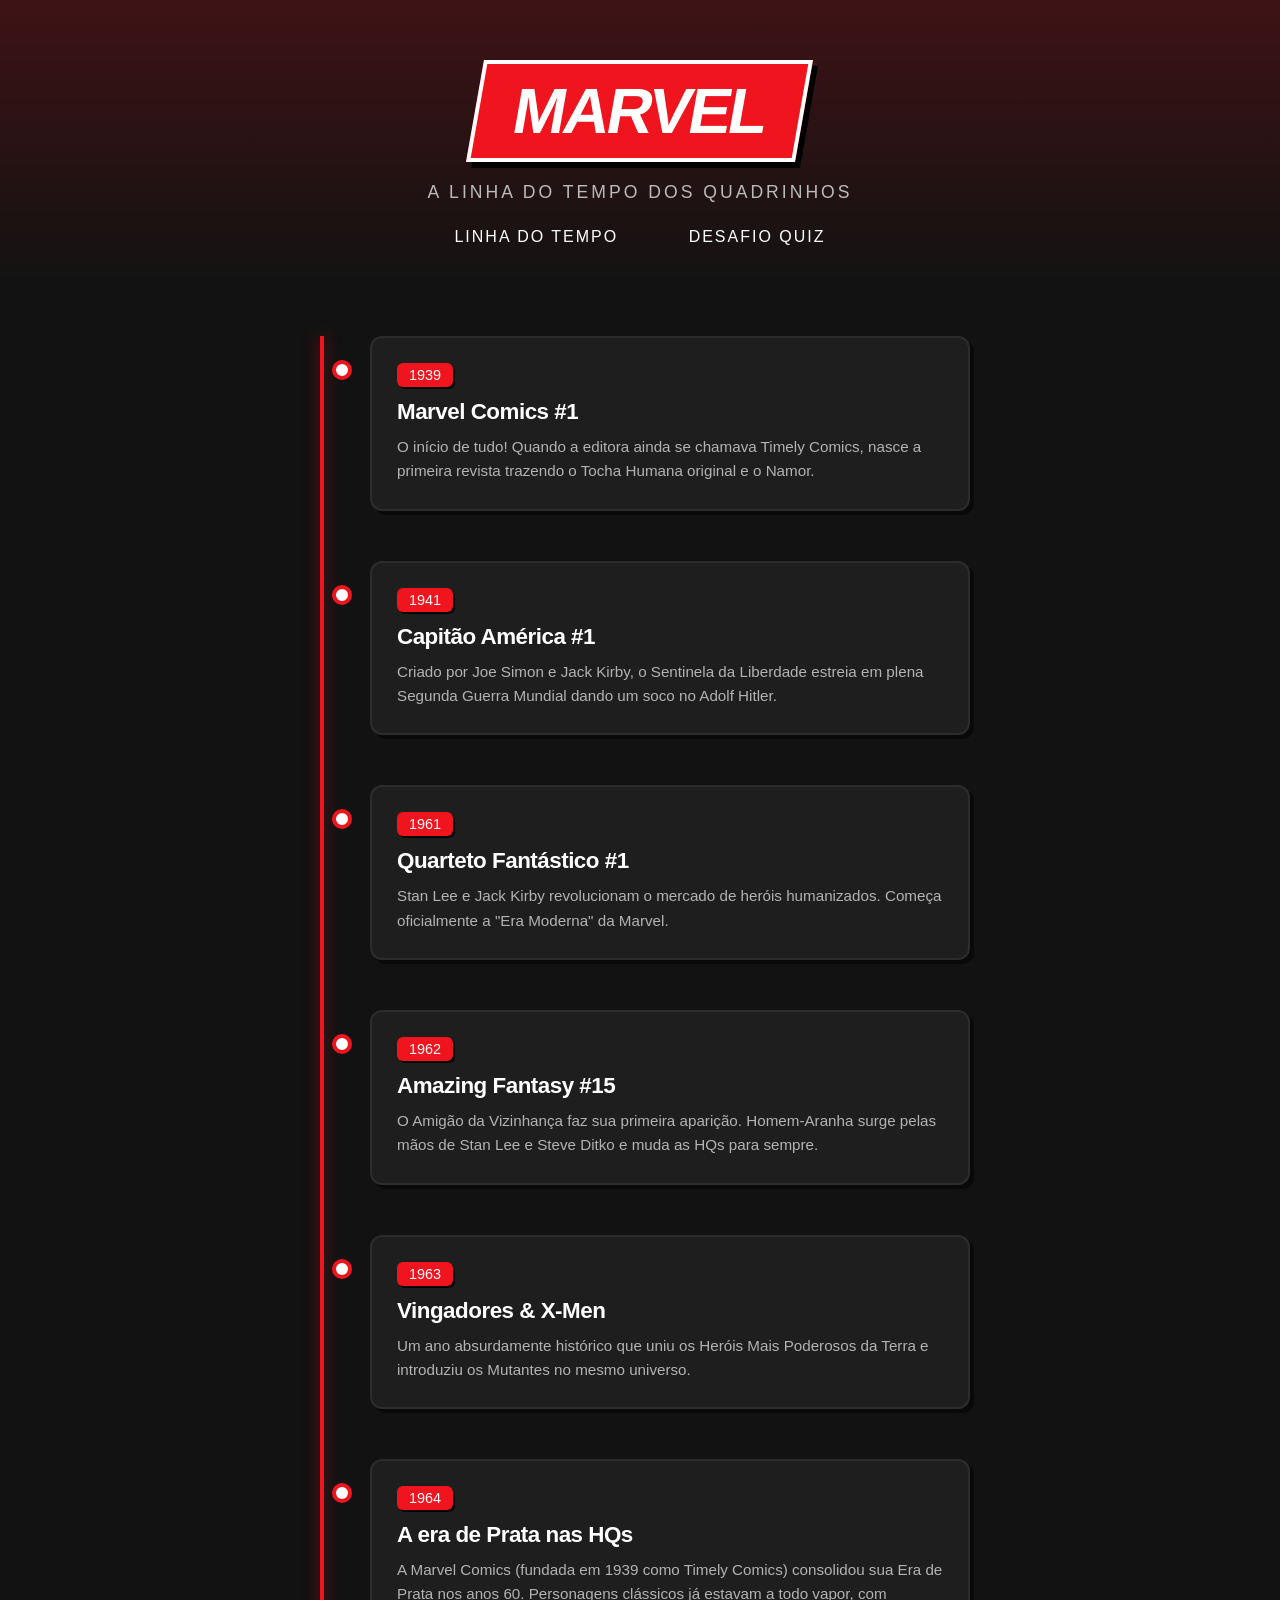
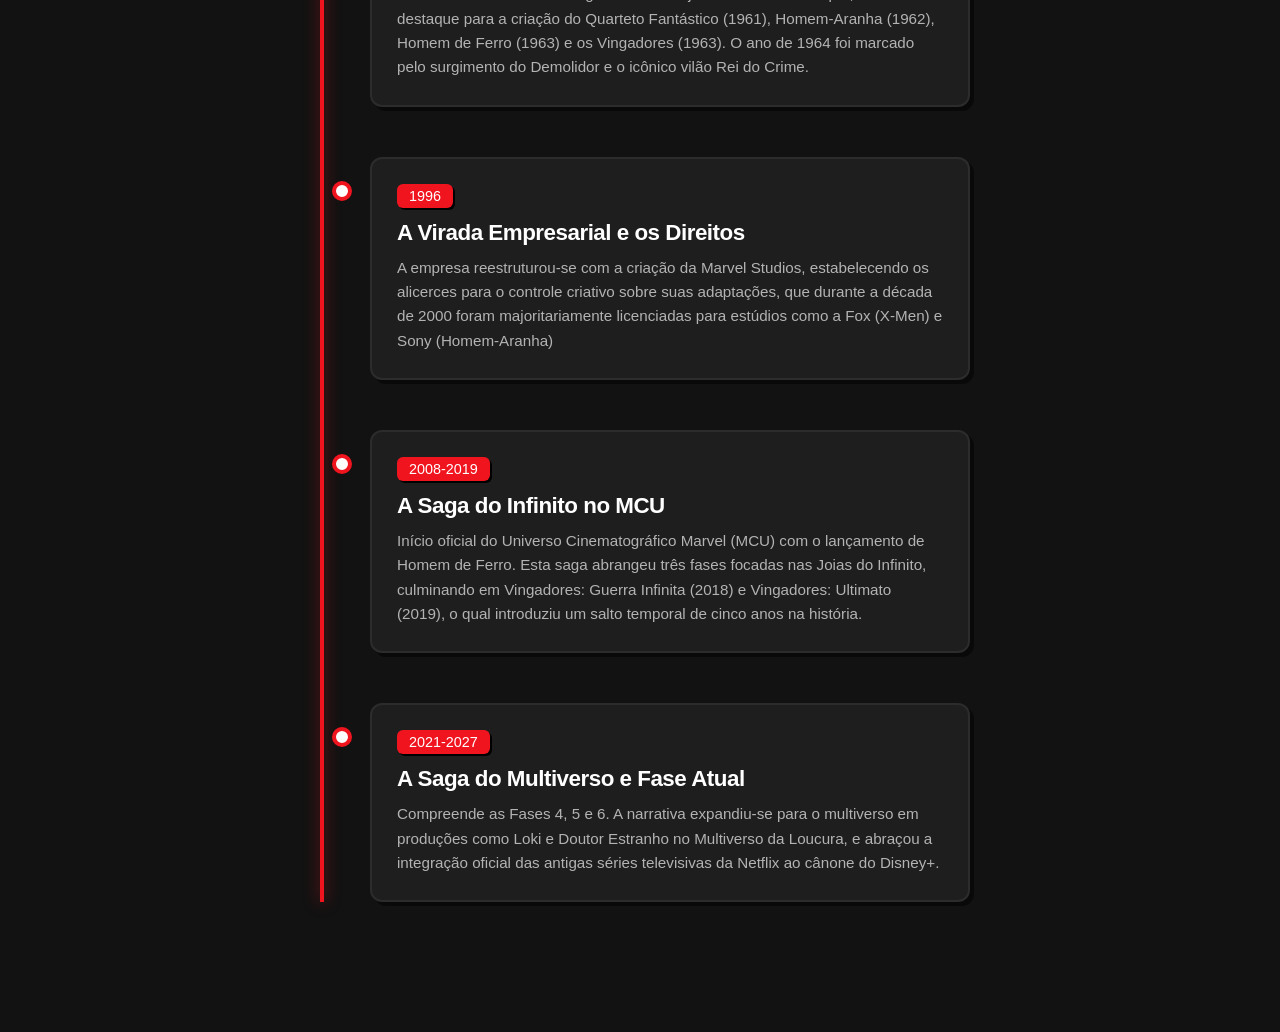
<file: index.html>
<!DOCTYPE html>
<html lang="pt-BR">
<head>
    <meta charset="UTF-8">
    <meta name="viewport" content="width=device-width, initial-scale=1.0">
    <title>Marvel - Linha do Tempo</title>
    <link rel="stylesheet" href="style.css">
</head>
<body>

    <header>
        <h1>MARVEL</h1>
        <p>A Linha do Tempo dos Quadrinhos</p>
        
        <nav class="nav-menu">
            <a href="index.html">Linha do Tempo</a>
            <a href="quiz.html">Desafio Quiz</a>
        </nav>
    </header>

    <main class="timeline-container">
        <div class="timeline-line"></div>

        <div class="timeline-item">
            <div class="timeline-dot"></div>
            <div class="timeline-content">
                <span class="year">1939</span>
                <h3>Marvel Comics #1</h3>
                <p>O início de tudo! Quando a editora ainda se chamava Timely Comics, nasce a primeira revista trazendo o Tocha Humana original e o Namor.</p>
            </div>
        </div>

        <div class="timeline-item">
            <div class="timeline-dot"></div>
            <div class="timeline-content">
                <span class="year">1941</span>
                <h3>Capitão América #1</h3>
                <p>Criado por Joe Simon e Jack Kirby, o Sentinela da Liberdade estreia em plena Segunda Guerra Mundial dando um soco no Adolf Hitler.</p>
            </div>
        </div>

        <div class="timeline-item">
            <div class="timeline-dot"></div>
            <div class="timeline-content">
                <span class="year">1961</span>
                <h3>Quarteto Fantástico #1</h3>
                <p>Stan Lee e Jack Kirby revolucionam o mercado de heróis humanizados. Começa oficialmente a "Era Moderna" da Marvel.</p>
            </div>
        </div>

        <div class="timeline-item">
            <div class="timeline-dot"></div>
            <div class="timeline-content">
                <span class="year">1962</span>
                <h3>Amazing Fantasy #15</h3>
                <p>O Amigão da Vizinhança faz sua primeira aparição. Homem-Aranha surge pelas mãos de Stan Lee e Steve Ditko e muda as HQs para sempre.</p>
            </div>
        </div>

        <div class="timeline-item">
            <div class="timeline-dot"></div>
            <div class="timeline-content">
                <span class="year">1963</span>
                <h3>Vingadores & X-Men</h3>
                <p>Um ano absurdamente histórico que uniu os Heróis Mais Poderosos da Terra e introduziu os Mutantes no mesmo universo.</p>
            </div>
        </div>
        
        <div class="timeline-item">
            <div class="timeline-dot"></div>
            <div class="timeline-content">
                <span class="year">1964</span>
                <h3>A era de Prata nas HQs</h3>
                <p>A Marvel Comics (fundada em 1939 como Timely Comics) consolidou sua Era de Prata nos anos 60. Personagens clássicos já estavam a todo vapor, com destaque para a criação do Quarteto Fantástico (1961), Homem-Aranha (1962), Homem de Ferro (1963) e os Vingadores (1963). O ano de 1964 foi marcado pelo surgimento do Demolidor e o icônico vilão Rei do Crime.</p>
            </div>
        </div>

        <div class="timeline-item">
            <div class="timeline-dot"></div>
            <div class="timeline-content">
                <span class="year">1996</span>
                <h3> A Virada Empresarial e os Direitos</h3>
                <p>A empresa reestruturou-se com a criação da Marvel Studios, estabelecendo os alicerces para o controle criativo sobre suas adaptações, que durante a década de 2000 foram majoritariamente licenciadas para estúdios como a Fox (X-Men) e Sony (Homem-Aranha)</p>
            </div>
        </div>

         <div class="timeline-item">
            <div class="timeline-dot"></div>
            <div class="timeline-content">
                <span class="year">2008-2019</span>   
                <h3>A Saga do Infinito no MCU</h3>
                <p>Início oficial do Universo Cinematográfico Marvel (MCU) com o lançamento de Homem de Ferro. Esta saga abrangeu três fases focadas nas Joias do Infinito, culminando em Vingadores: Guerra Infinita (2018) e Vingadores: Ultimato (2019), o qual introduziu um salto temporal de cinco anos na história.</p>
            </div>
        </div>

       <div class="timeline-item">
            <div class="timeline-dot"></div>
            <div class="timeline-content">
                <span class="year">2021-2027</span>
                <h3>A Saga do Multiverso e Fase Atual</h3>
                <p>Compreende as Fases 4, 5 e 6. A narrativa expandiu-se para o multiverso em produções como Loki e Doutor Estranho no Multiverso da Loucura, e abraçou a integração oficial das antigas séries televisivas da Netflix ao cânone do Disney+.</p>
            </div>
        </div>
    </main>

</body>
</html>
</file>
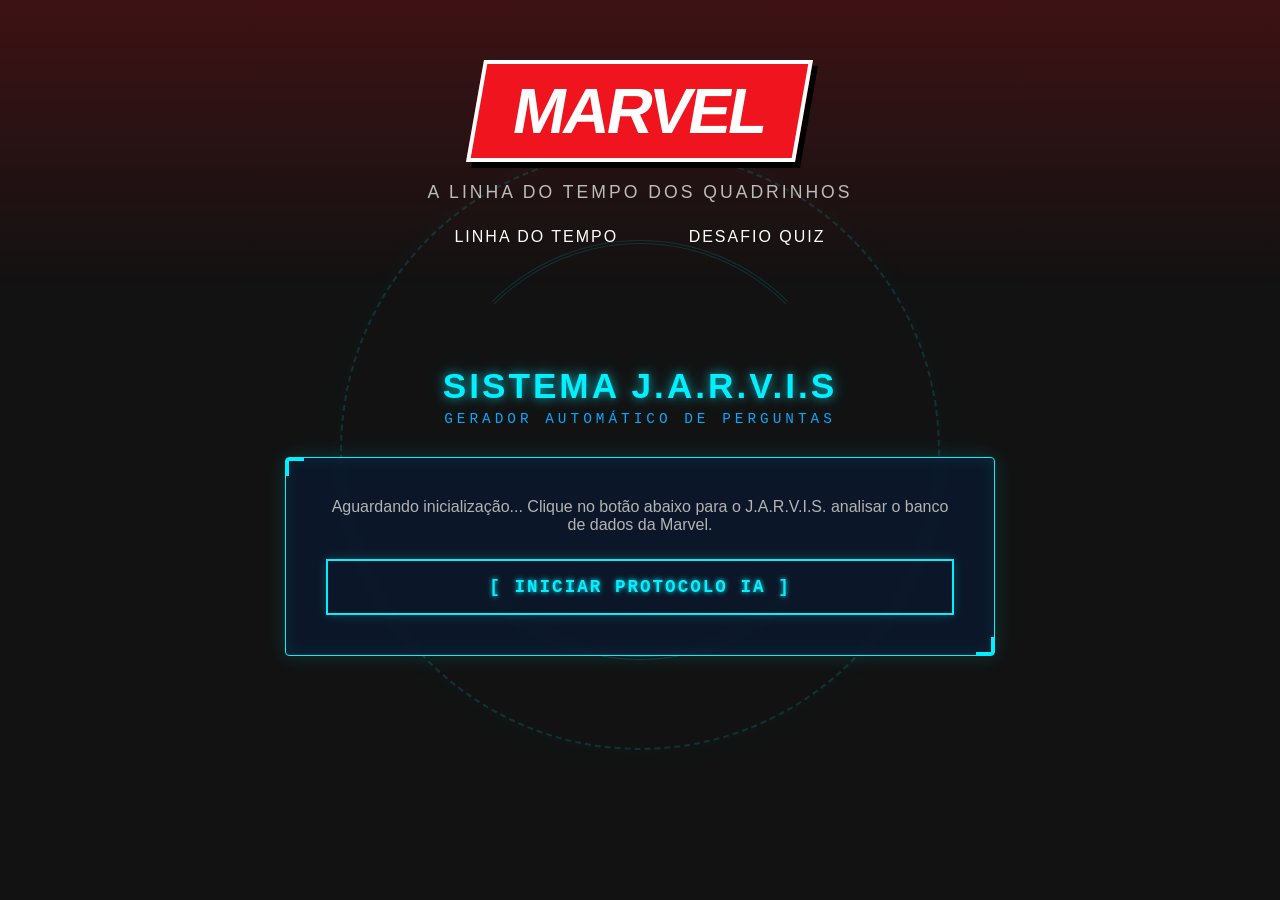
<file: quiz.html>
<!DOCTYPE html>
<html lang="pt-BR">
<head>
    <meta charset="UTF-8">
    <meta name="viewport" content="width=device-width, initial-scale=1.0">
    <title>Marvel - Quiz</title>
    <link rel="stylesheet" href="style.css">
</head>
<body>

    <div class="jarvis-bg"></div>

    <header>
        <h1>MARVEL</h1>
        <p>A Linha do Tempo dos Quadrinhos</p>
        
        <nav class="nav-menu">
            <a href="index.html">Linha do Tempo</a>
            <a href="quiz.html">Desafio Quiz</a>
        </nav>
    </header>

    <section class="quiz-container">
        <h2>SISTEMA J.A.R.V.I.S</h2>
        <p class="quiz-subtitle">Gerador automático de perguntas</p>

        <div class="quiz-card">
            
            <div id="quiz-box">
                <p style="text-align: center; color: #b3b3b3; font-family: 'Arial', sans-serif;">
                    Aguardando inicialização... Clique no botão abaixo para o J.A.R.V.I.S. analisar o banco de dados da Marvel.
                </p>
            </div> <button id="btn-ia" onclick="gerarPerguntaIA()">
                [ INICIAR PROTOCOLO IA ]
            </button>
            
        </div> </section>

    <script src="script.js"></script>
</body>
</html>
</file>
<file: style.css>
/* ==========================================================================
   --- CONFIGURAÇÕES GERAIS E RESET ---
   ========================================================================== */
* {
    margin: 0;
    padding: 0;
    box-sizing: border-box;
    font-family: 'Arial Black', Gadget, sans-serif;
}

body {
    /* Imagem de fundo com um degradê escuro por cima */
    background-image: linear-gradient(rgba(18, 18, 18, 0.85), rgba(18, 18, 18, 0.95)), url('https://i.pinimg.com/736x/70/72/b8/7072b8f4abc3c5cbb8a1f6b406489c5d.jpg');
    background-size: cover;
    background-position: center;
    background-attachment: fixed; 
    background-repeat: no-repeat;
    background-color: #121212;
    color: #ffffff;
    overflow-x: hidden;
    padding-bottom: 80px;
}

/* Suaviza a rolagem da página quando clica nos links do menu */
html {
    scroll-behavior: smooth;
}

/* ==========================================================================
   --- HEADER E MENU DE NAVEGAÇÃO ---
   ========================================================================== */
header {
    text-align: center;
    padding: 60px 20px 40px 20px;
    background: linear-gradient(180deg, rgba(240, 20, 30, 0.2) 0%, rgba(12, 12, 12, 0) 100%);
    animation: fadeInDown 1s ease-out;
}

header h1 {
    background-color: #F0141E;
    color: white;
    display: inline-block;
    padding: 10px 35px;
    font-size: 4rem;
    letter-spacing: -3px;
    border: 4px solid white;
    box-shadow: 6px 6px 0px #000;
    transform: skew(-10deg);
    animation: popIn 0.8s cubic-bezier(0.175, 0.885, 0.32, 1.275);
}

header p {
    margin-top: 20px;
    font-family: 'Arial', sans-serif;
    font-size: 1.1rem;
    text-transform: uppercase;
    letter-spacing: 3px;
    color: #bbbbbb;
}

.nav-menu {
    margin-top: 25px;
}

.nav-menu a {
    color: #ffffff;
    text-decoration: none;
    font-size: 1rem;
    text-transform: uppercase;
    letter-spacing: 2px;
    margin: 0 15px;
    padding: 8px 16px;
    border: 2px solid transparent;
    transition: all 0.3s ease;
    border-radius: 4px;
}

.nav-menu a:hover {
    color: #F0141E;
    border-color: #F0141E;
    background-color: rgba(240, 20, 30, 0.1);
}

/* ==========================================================================
   --- NÚCLEO HOLOGRÁFICO DO J.A.R.V.I.S. NO FUNDO DA TELA ---
   ========================================================================== */
.jarvis-bg {
    position: fixed;
    top: 50%;
    left: 50%;
    transform: translate(-50%, -50%);
    width: 600px;
    height: 600px;
    pointer-events: none; /* Deixa os cliques passarem direto para os botões */
    z-index: -1;          /* Fica atrás de todo o conteúdo */
    opacity: 0.15;        /* Opacidade leve para não estragar a leitura */
}

/* Anel externo tracejado */
.jarvis-bg::before {
    content: '';
    position: absolute;
    top: 0; left: 0; right: 0; bottom: 0;
    border: 2px dashed #00f0ff;
    border-radius: 50%;
    box-shadow: 0 0 30px rgba(0, 240, 255, 0.2);
    animation: girarJarvis 20s linear infinite;
}

/* Anel interno duplo vazado */
.jarvis-bg::after {
    content: '';
    position: absolute;
    top: 15%; left: 15%; right: 15%; bottom: 15%;
    border: 4px double #00f0ff;
    border-left-color: transparent;
    border-right-color: transparent;
    border-radius: 50%;
    animation: girarJarvisInverso 10s linear infinite;
}

/* ==========================================================================
   --- PÁGINA 1: CONTAINER E CARDS DA LINHA DO TEMPO ---
   ========================================================================== */
.timeline-container {
    position: relative;
    max-width: 700px;
    margin: 50px auto;
    padding: 0 20px;
}

.timeline-line {
    position: absolute;
    left: 30px;
    top: 0;
    height: 100%;
    width: 4px;
    background-color: #F0141E;
    box-shadow: 0 0 15px rgba(240, 20, 30, 0.6);
}

.timeline-item {
    position: relative;
    margin-bottom: 50px;
    padding-left: 60px;
    opacity: 0;
    transform: translateX(-40px);
    animation: slideInRight 0.6s cubic-bezier(0.25, 0.46, 0.45, 0.94) forwards;
}

/* Efeito Cascata da Linha do Tempo */
.timeline-item:nth-child(2) { animation-delay: 0.2s; }
.timeline-item:nth-child(3) { animation-delay: 0.4s; }
.timeline-item:nth-child(4) { animation-delay: 0.6s; }
.timeline-item:nth-child(5) { animation-delay: 0.8s; }
.timeline-item:nth-child(6) { animation-delay: 1.0s; }
.timeline-item:nth-child(7) { animation-delay: 1.2s; }
.timeline-item:nth-child(8) { animation-delay: 1.4s; }
.timeline-item:nth-child(9) { animation-delay: 1.6s; }
.timeline-item:nth-child(10) { animation-delay: 1.8s; }

.timeline-dot {
    position: absolute;
    left: 22px;
    top: 24px;
    width: 20px;
    height: 20px;
    background-color: #ffffff;
    border: 4px solid #F0141E;
    border-radius: 50%;
    z-index: 2;
    animation: pulse 2s infinite;
}

.timeline-content {
    background-color: #1e1e1e;
    border: 2px solid #2c2c2c;
    border-radius: 12px;
    padding: 25px;
    box-shadow: 4px 4px 0px rgba(0, 0, 0, 0.5);
    transition: all 0.3s cubic-bezier(0.25, 0.8, 0.25, 1);
}

.timeline-content:hover {
    transform: scale(1.03) translateY(-4px);
    border-color: #F0141E;
    box-shadow: 0 10px 20px rgba(240, 20, 30, 0.3);
}

.year {
    background-color: #F0141E;
    color: white;
    padding: 4px 12px;
    font-size: 0.9rem;
    border-radius: 6px;
    display: inline-block;
    margin-bottom: 12px;
    box-shadow: 2px 2px 0px #000;
}

.timeline-content h3 {
    font-size: 1.4rem;
    margin-bottom: 10px;
    color: #ffffff;
    letter-spacing: -0.5px;
}

.timeline-content p {
    font-family: 'Arial', sans-serif;
    font-size: 0.95rem;
    color: #b3b3b3;
    line-height: 1.6;
}

/* ==========================================================================
   --- PÁGINA 2: CENTRAL DO J.A.R.V.I.S. (VISUAL HOLOGRÁFICO) ---
   ========================================================================== */
.quiz-container {
    max-width: 750px;
    margin: 80px auto;
    padding: 0 20px;
    text-align: center;
    position: relative;
}

.quiz-container h2 {
    font-size: 2.2rem;
    color: #00f0ff; /* Azul Neon Jarvis */
    letter-spacing: 3px;
    margin-bottom: 5px;
    text-transform: uppercase;
    text-shadow: 0 0 10px rgba(0, 240, 255, 0.6), 0 0 20px rgba(0, 240, 255, 0.3);
}

.quiz-subtitle {
    font-family: 'Courier New', Courier, monospace; 
    font-size: 0.9rem;
    color: #00a8ff;
    text-transform: uppercase;
    margin-bottom: 30px;
    letter-spacing: 4px;
}

/* Painel de Vidro Fosco Translúcido */
.quiz-card {
    background-color: rgba(10, 25, 47, 0.8); 
    border: 1px solid #00f0ff; 
    border-radius: 4px; 
    padding: 40px;
    text-align: left;
    position: relative;
    overflow: hidden;
    box-shadow: 0 0 20px rgba(0, 240, 255, 0.15), inset 0 0 15px rgba(0, 240, 255, 0.1);
    backdrop-filter: blur(5px); /* Desfoca suavemente o reator do fundo */
}

/* Cantoneiras HUD Estilo Armadura */
.quiz-card::before {
    content: '';
    position: absolute;
    top: 0; left: 0; width: 15px; height: 15px;
    border-top: 3px solid #00f0ff;
    border-left: 3px solid #00f0ff;
}
.quiz-card::after {
    content: '';
    position: absolute;
    bottom: 0; right: 0; width: 15px; height: 15px;
    border-bottom: 3px solid #00f0ff;
    border-right: 3px solid #00f0ff;
}

.question p {
    font-family: 'Arial', sans-serif;
    font-size: 1.15rem;
    color: #ffffff;
    margin-bottom: 25px;
    line-height: 1.5;
}

/* Botões das Opções da API */
.question button {
    display: block;
    width: 100%;
    padding: 14px 20px;
    margin-bottom: 12px;
    background-color: rgba(0, 240, 255, 0.03);
    border: 1px solid rgba(0, 240, 255, 0.3);
    color: #00f0ff;
    border-radius: 2px;
    cursor: pointer;
    text-align: left;
    font-size: 0.95rem;
    font-family: 'Courier New', Courier, monospace;
    font-weight: bold;
    text-transform: uppercase;
    letter-spacing: 1px;
    transition: all 0.25s ease;
}

.question button:hover:not(:disabled) {
    background-color: rgba(0, 240, 255, 0.15);
    border-color: #00f0ff;
    box-shadow: 0 0 12px rgba(0, 240, 255, 0.4);
    transform: translateX(8px);
}

/* Botão de Disparar o Protocolo IA */
#btn-ia {
    display: block;
    width: 100%;
    padding: 16px;
    margin-top: 25px;
    background-color: transparent;
    border: 2px solid #00f0ff;
    color: #00f0ff;
    font-family: 'Courier New', Courier, monospace;
    font-size: 1.1rem;
    font-weight: bold;
    letter-spacing: 2px;
    cursor: pointer;
    text-transform: uppercase;
    transition: all 0.3s ease;
    text-shadow: 0 0 5px #00f0ff;
    box-shadow: 0 0 10px rgba(0, 240, 255, 0.2);
}

#btn-ia:hover:not(:disabled) {
    background-color: #00f0ff;
    color: #0a192f;
    text-shadow: none;
    box-shadow: 0 0 25px #00f0ff;
    transform: scale(1.01);
}

/* Texto de Carregamento Piscante */
.jarvis-loading {
    text-align: center; 
    color: #00f0ff !important; 
    font-weight: bold; 
    letter-spacing: 2px;
    font-family: 'Courier New', Courier, monospace;
    animation: jarvisPulse 1s infinite ease-in-out;
}

/* ==========================================================================
   --- CLIPS DE ANIMAÇÃO (KEYFRAMES) ---
   ========================================================================== */
@keyframes fadeInDown {
    from { opacity: 0; transform: translateY(-40px); }
    to { opacity: 1; transform: translateY(0); }
}

@keyframes popIn {
    from { transform: scale(0) skew(-10deg); opacity: 0; }
    to { transform: scale(1) skew(-10deg); opacity: 1; }
}

@keyframes slideInRight {
    to { opacity: 1; transform: translateX(0); }
}

@keyframes pulse {
    0% { box-shadow: 0 0 0 0 rgba(240, 20, 30, 0.7); }
    70% { box-shadow: 0 0 0 12px rgba(240, 20, 30, 0); }
    100% { box-shadow: 0 0 0 0 rgba(240, 20, 30, 0); }
}

@keyframes jarvisPulse {
    0% { opacity: 0.3; text-shadow: 0 0 2px rgba(0, 240, 255, 0.2); }
    50% { opacity: 1; text-shadow: 0 0 15px rgba(0, 240, 255, 0.8); }
    100% { opacity: 0.3; text-shadow: 0 0 2px rgba(0, 240, 255, 0.2); }
}

@keyframes girarJarvis {
    from { transform: rotate(0deg); }
    to { transform: rotate(360deg); }
}

@keyframes girarJarvisInverso {
    from { transform: rotate(0deg); }
    to { transform: rotate(-360deg); }
}

/* ==========================================================================
   --- RESPONSIVIDADE PARA CELULAR ---
   ========================================================================== */
@media (max-width: 600px) {
    header h1 {
        font-size: 2.8rem;
    }
    .timeline-container {
        padding: 0 10px;
    }
    .timeline-content {
        padding: 15px;
    }
    .quiz-card {
        padding: 20px;
    }
    .jarvis-bg {
        width: 350px;
        height: 350px;
    }
}
</file>
